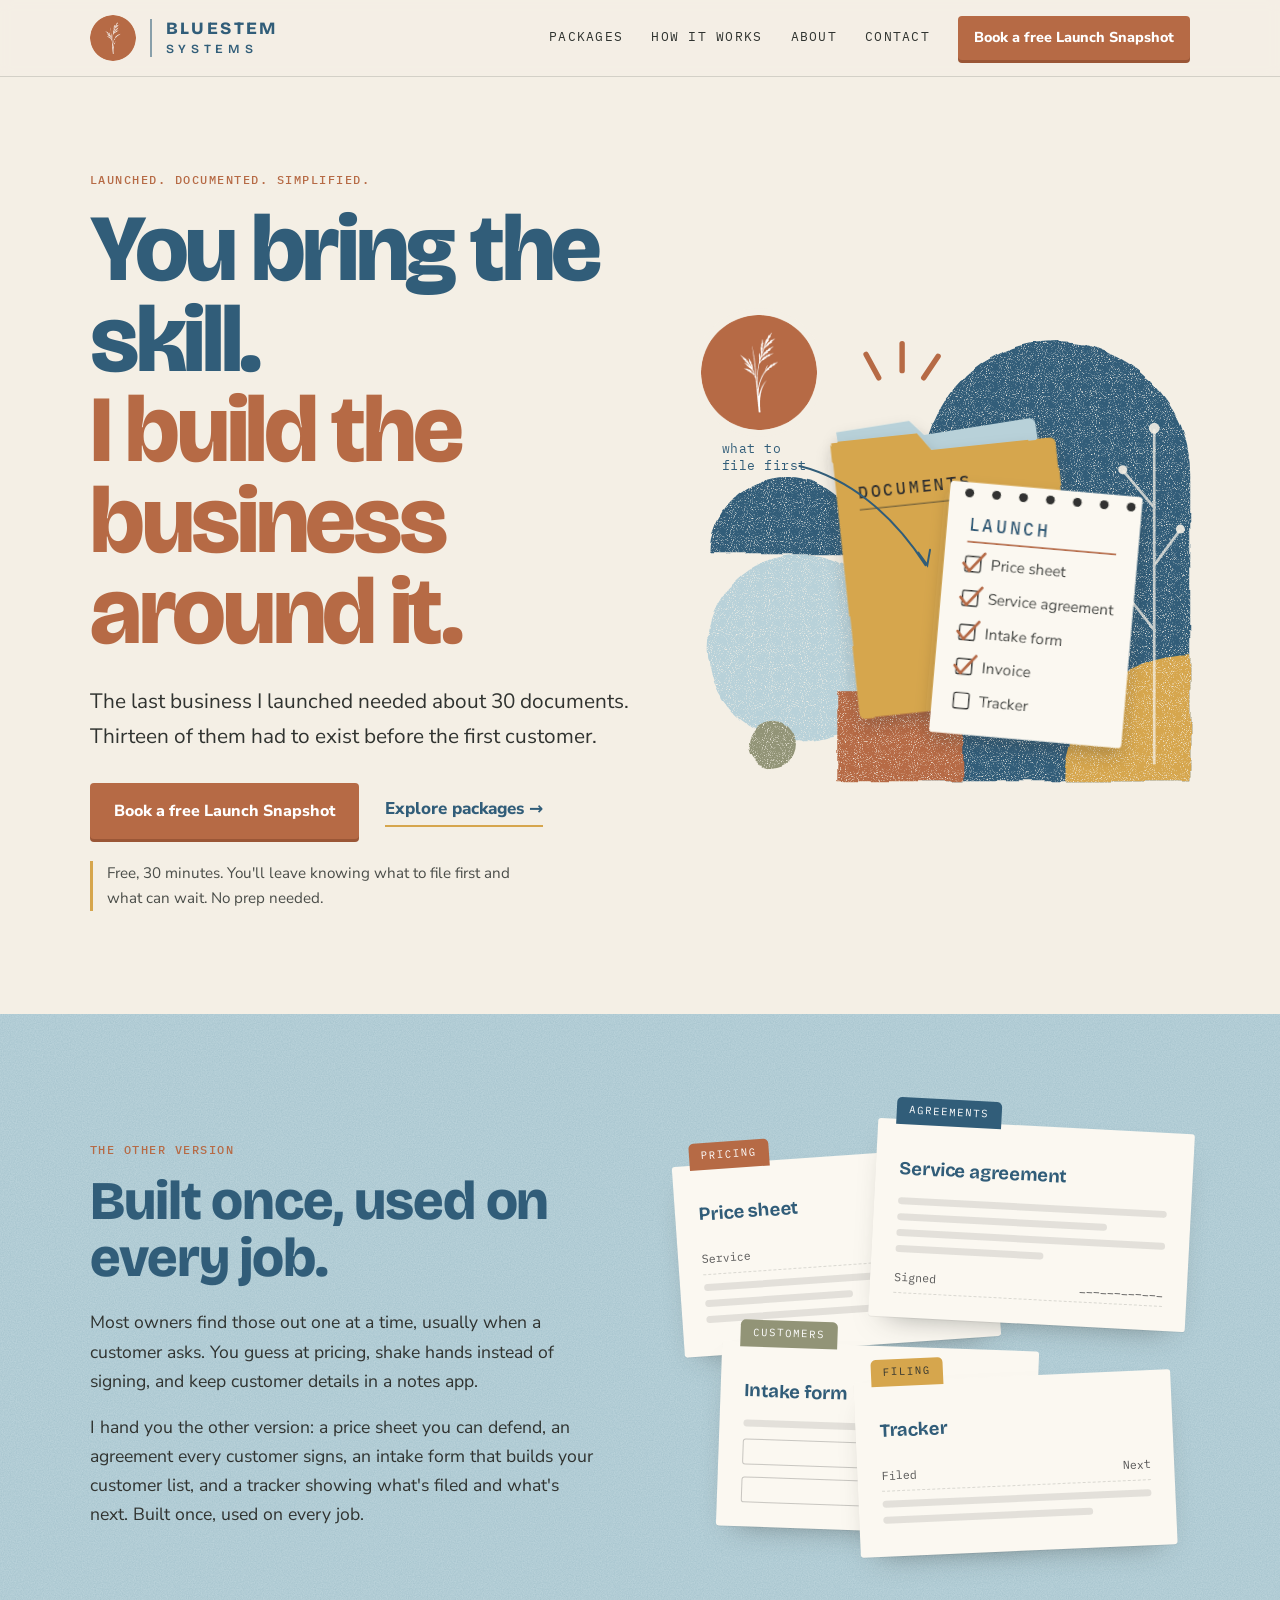
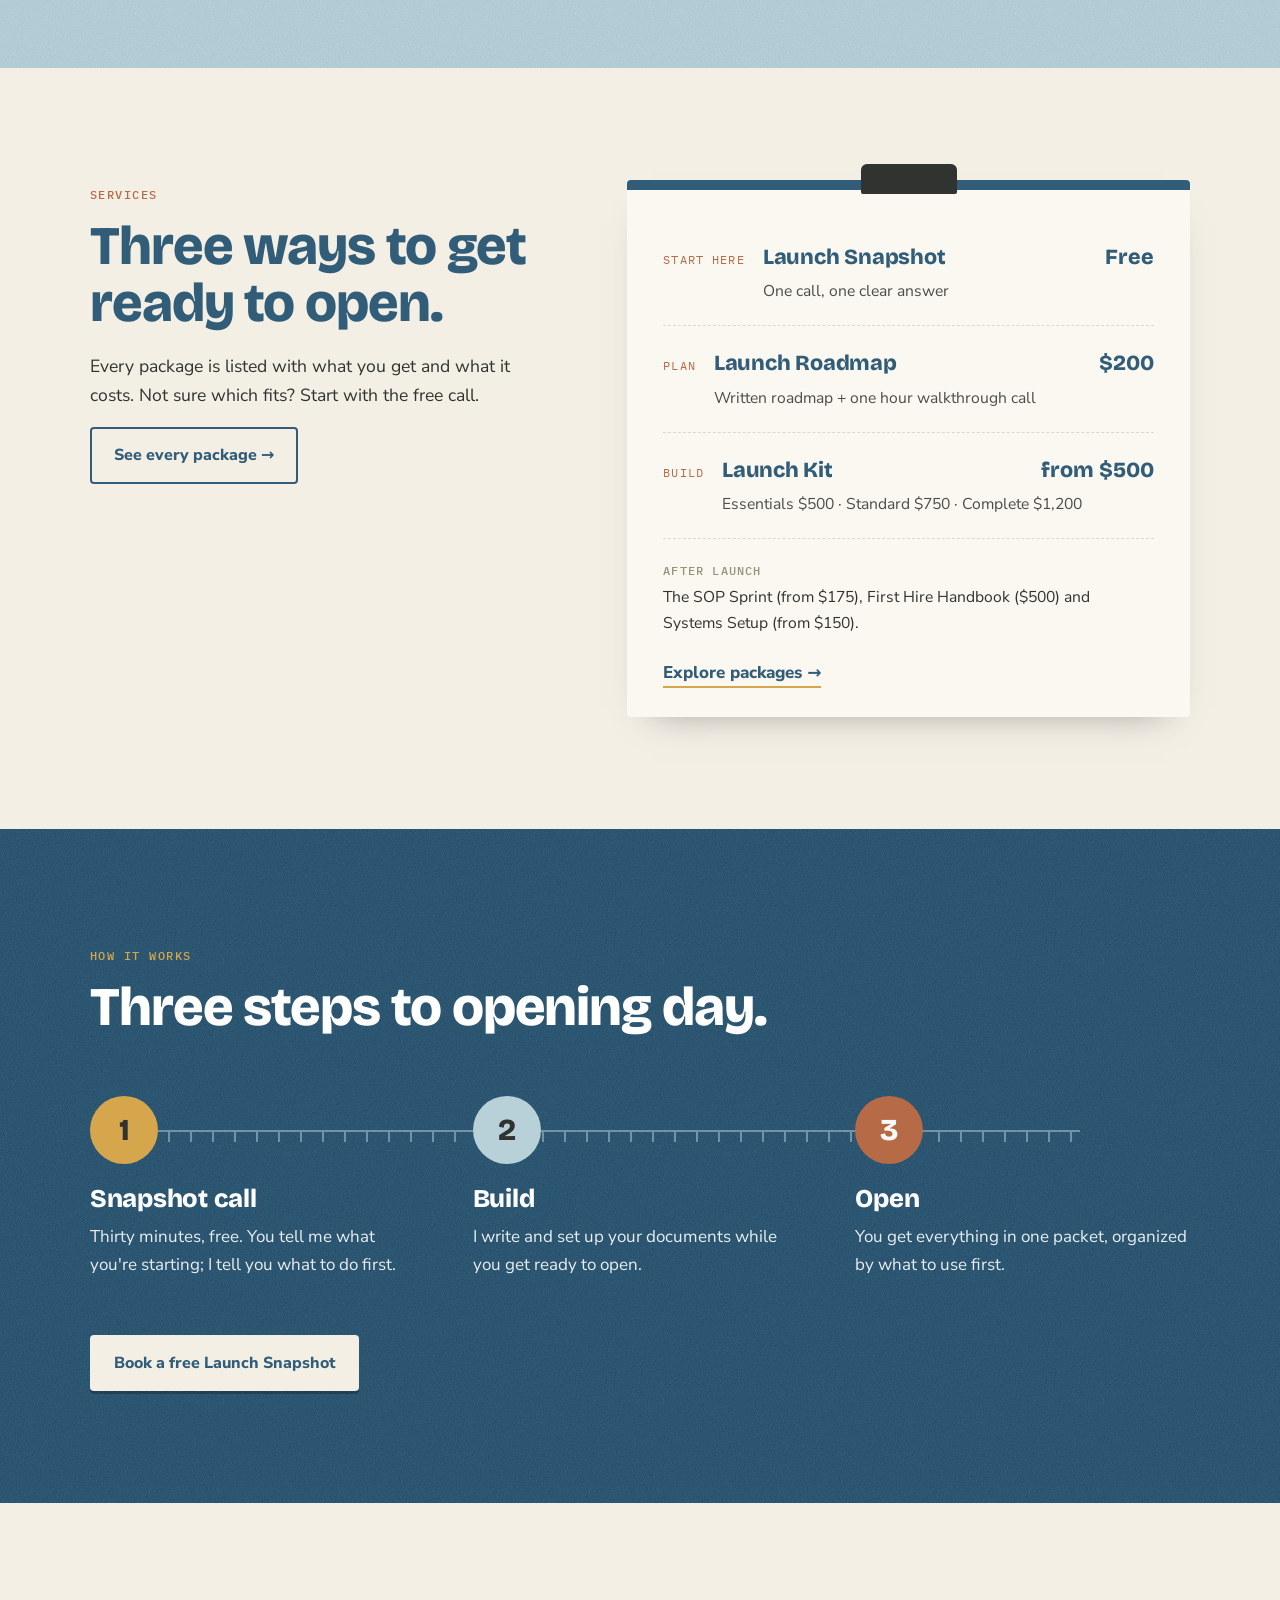
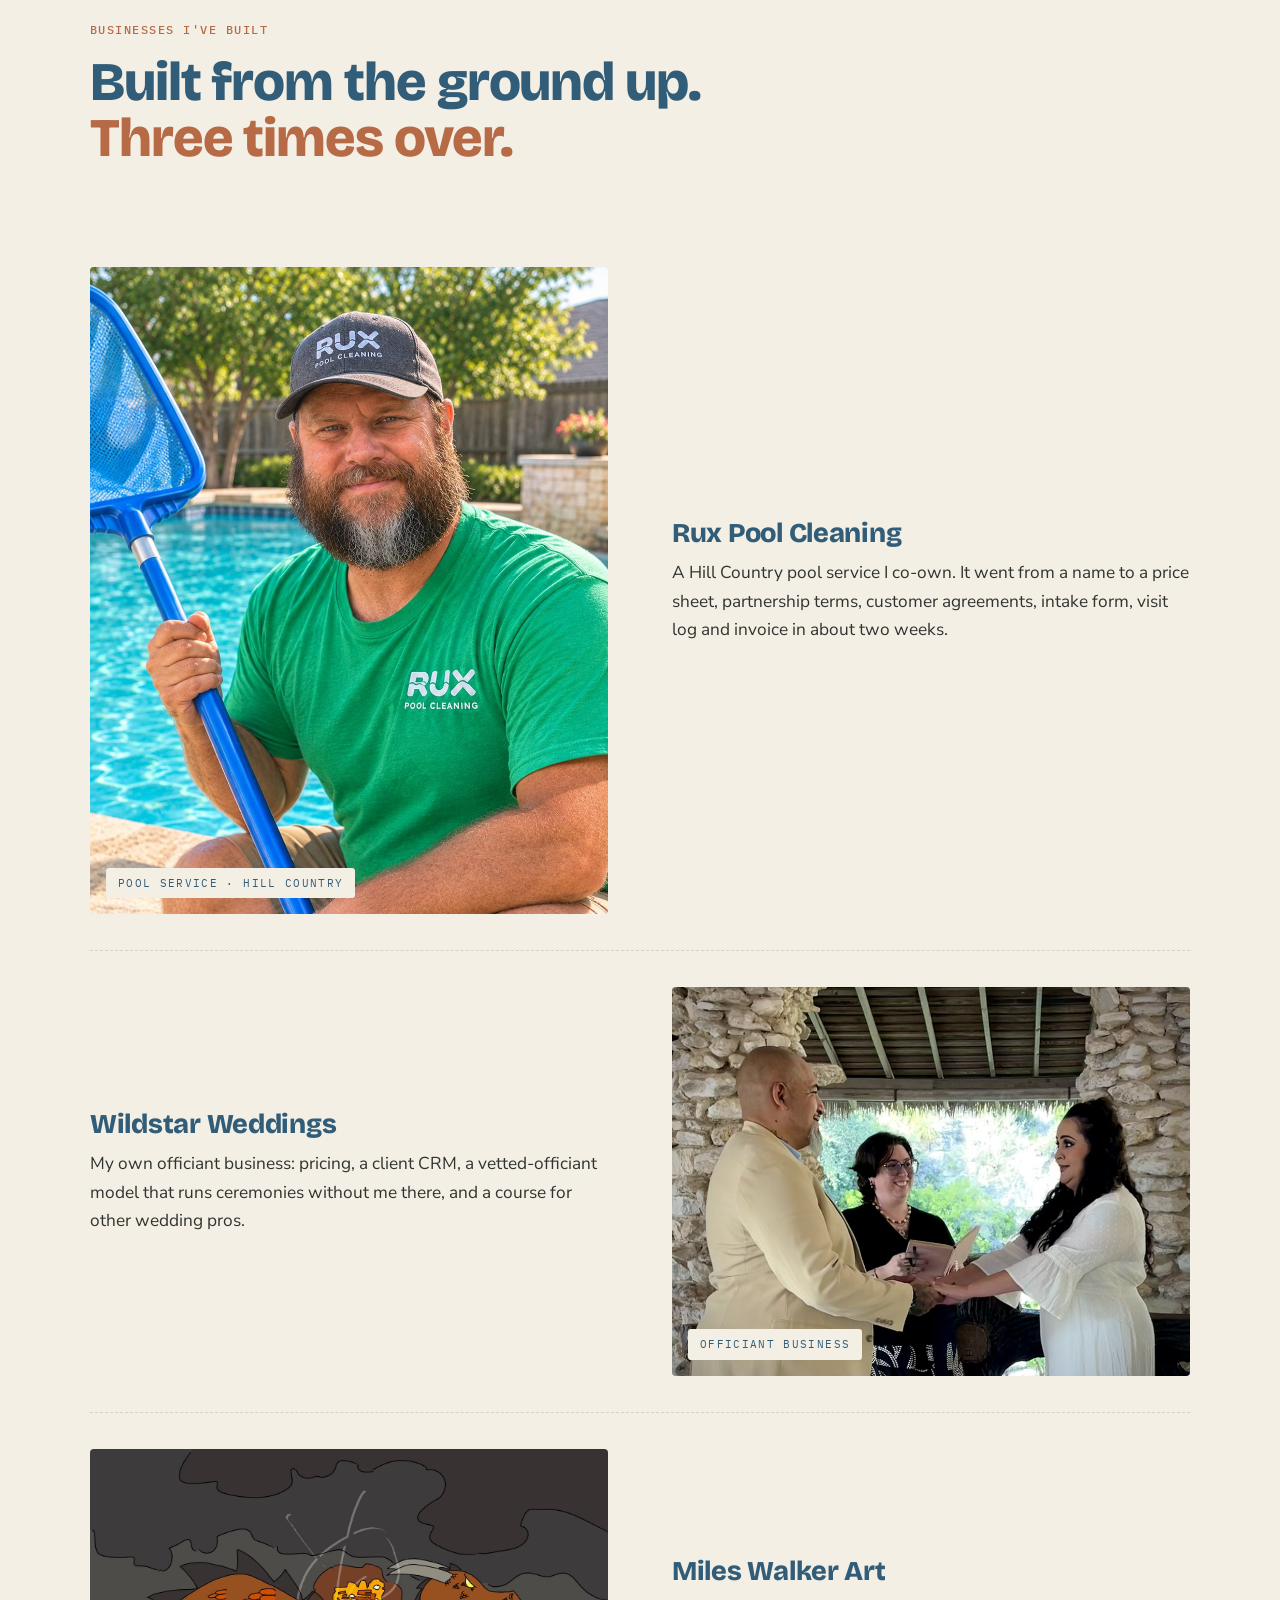
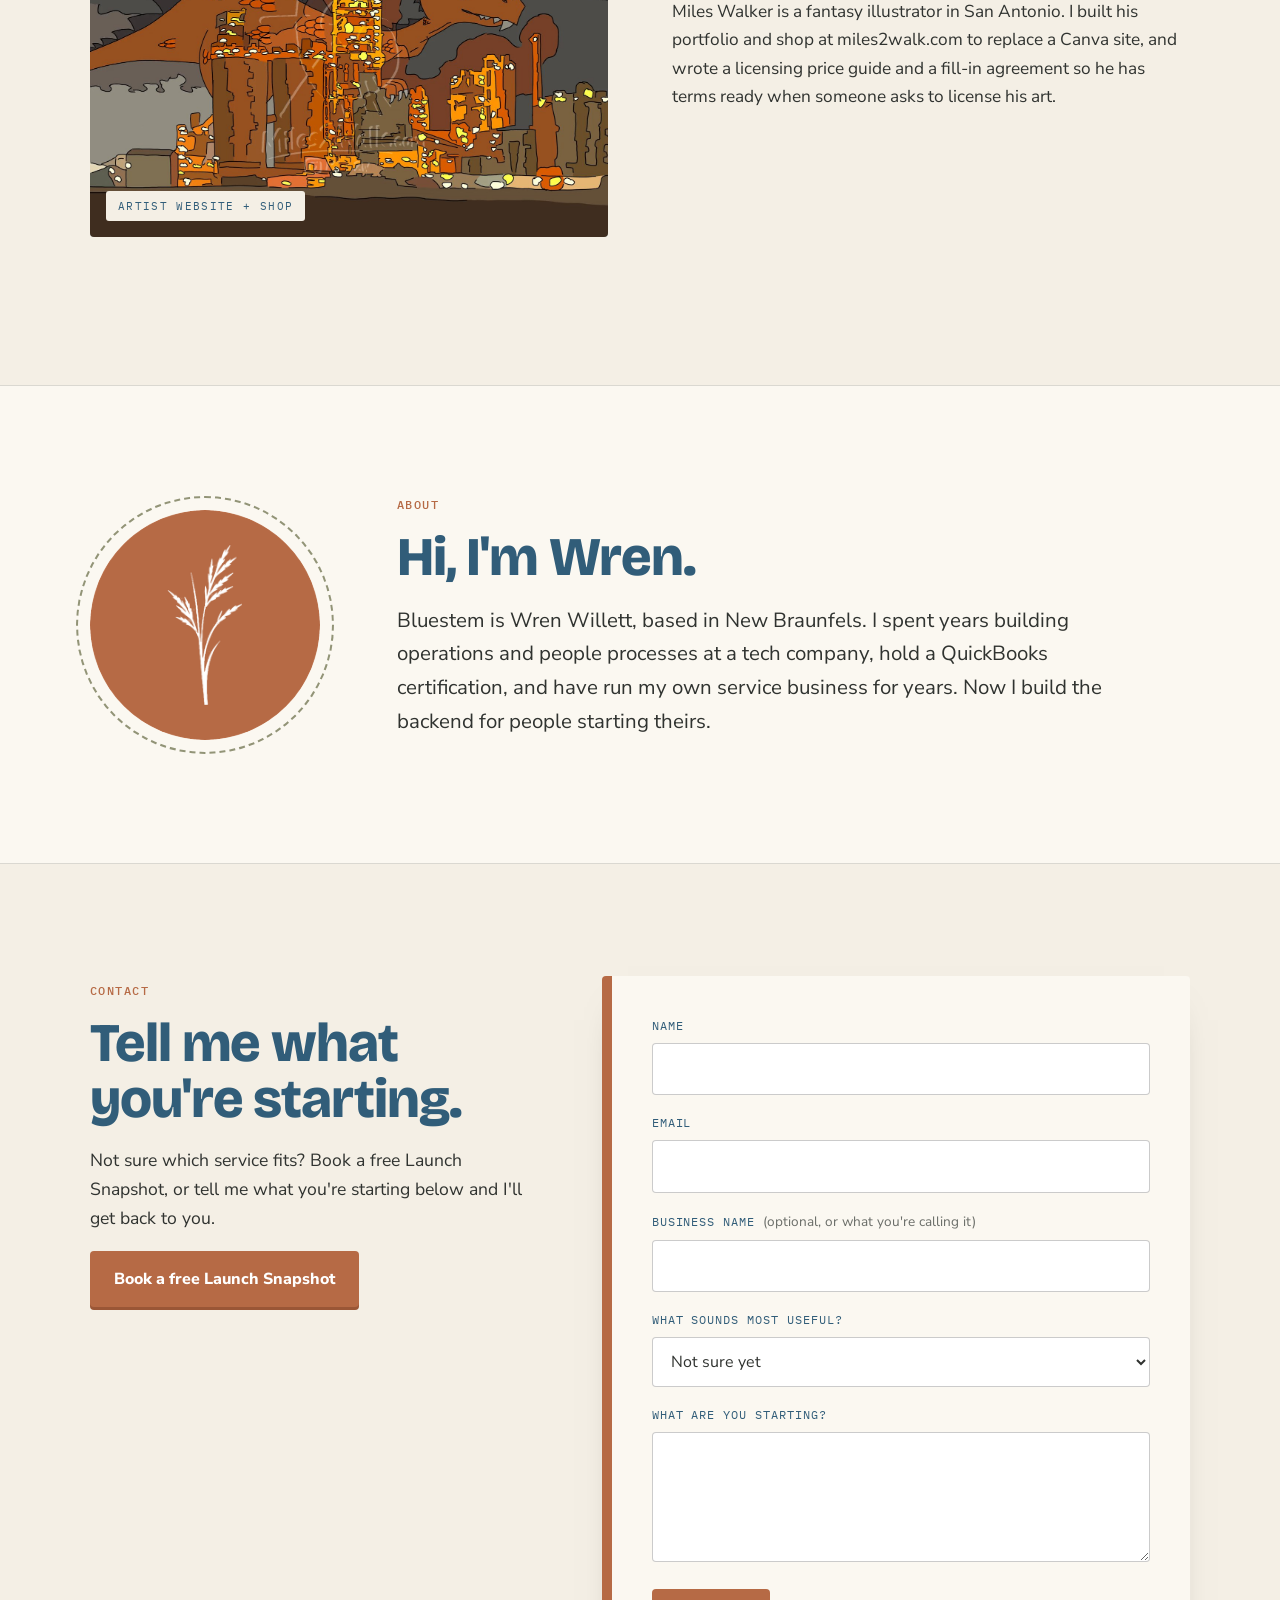
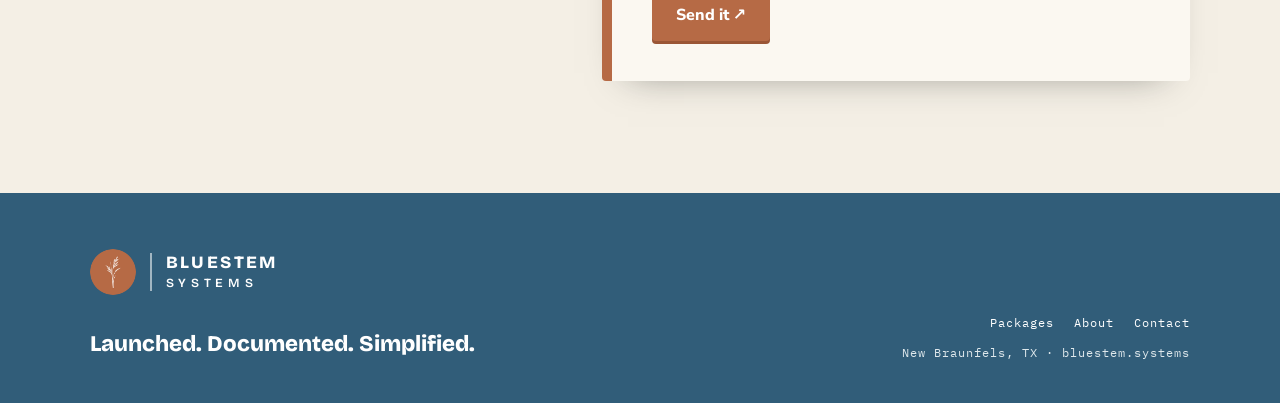
<file: index.html>
<!DOCTYPE html>
<html lang="en">
<head>
  <meta charset="UTF-8">
  <meta name="viewport" content="width=device-width, initial-scale=1.0">
  <title>Bluestem | Launch Your Small Business, Documented</title>
  <meta name="description" content="I build the documents and systems new small businesses need to open: pricing, agreements, intake forms, invoicing, a launch checklist. New Braunfels, TX.">
  <meta name="theme-color" content="#315D79">
  <meta property="og:title" content="Bluestem Systems | Launched. Documented. Simplified.">
  <meta property="og:description" content="You bring the skill. I build the business around it.">
  <meta property="og:image" content="https://bluestem.systems/assets/img/bluestem-emblem-512.png">
  <link rel="icon" type="image/svg+xml" href="assets/img/favicon.svg">
  <link rel="icon" type="image/png" sizes="32x32" href="assets/img/favicon-32.png">
  <link rel="icon" type="image/png" sizes="48x48" href="assets/img/favicon-48.png">
  <link rel="apple-touch-icon" href="assets/img/apple-touch-icon.png">
  <link rel="preconnect" href="https://fonts.googleapis.com">
  <link rel="preconnect" href="https://fonts.gstatic.com" crossorigin>
  <link href="https://fonts.googleapis.com/css2?family=Bricolage+Grotesque:opsz,wght@12..96,600;12..96,800&family=IBM+Plex+Mono:wght@400;500&family=Nunito+Sans:opsz,wght@6..12,400;6..12,700;6..12,800&display=swap" rel="stylesheet">
  <link rel="stylesheet" href="assets/css/style.css">
</head>
<body>

<header class="site-header">
  <div class="wrap">
    <a class="lockup" href="index.html" aria-label="Bluestem Systems, home">
      <img class="emblem" src="assets/img/bluestem-emblem-160.png" alt="" width="46" height="46">
      <span class="rule" aria-hidden="true"></span>
      <span class="wordmark">BLUESTEM<span>SYSTEMS</span></span>
    </a>
    <nav class="nav" aria-label="Main">
      <a href="packages.html">Packages</a>
      <a href="#how">How it works</a>
      <a href="#about">About</a>
      <a href="#contact">Contact</a>
      <a class="btn small" href="https://calendar.app.google/LVep9i5S7BUQXkRG9" target="_blank" rel="noopener">Book a free Launch Snapshot</a>
    </nav>
  </div>
  <nav class="mobile-nav" aria-label="Main, small screens">
    <a href="packages.html">Packages</a>
    <a href="#how">How it works</a>
    <a href="#about">About</a>
    <a href="#contact">Contact</a>
  </nav>
</header>

<main>

<!-- HERO -->
<section class="hero">
  <div class="wrap">
    <div>
      <p class="label">Launched. Documented. Simplified.</p>
      <h1>You bring the skill. <span class="warm">I build the business around it.</span></h1>
      <p class="lede">The last business I launched needed about 30 documents. Thirteen of them had to exist before the first customer.</p>
      <div class="actions">
        <a class="btn" href="https://calendar.app.google/LVep9i5S7BUQXkRG9" target="_blank" rel="noopener">Book a free Launch Snapshot</a>
        <a class="text-link" href="packages.html">Explore packages &rarr;</a>
      </div>
      <p class="note">Free, 30 minutes. You'll leave knowing what to file first and what can wait. No prep needed.</p>
    </div>

    <div class="hero-art" aria-hidden="true">
      <svg viewBox="0 0 560 540" xmlns="http://www.w3.org/2000/svg" role="presentation">
        <defs>
          <filter id="ink" x="-5%" y="-5%" width="110%" height="110%">
            <feTurbulence type="fractalNoise" baseFrequency="0.03" numOctaves="2" seed="4" result="warp"/>
            <feDisplacementMap in="SourceGraphic" in2="warp" scale="7" xChannelSelector="R" yChannelSelector="G" result="rough"/>
            <feTurbulence type="fractalNoise" baseFrequency="0.95" numOctaves="2" seed="9" result="fine"/>
            <feColorMatrix in="fine" type="matrix" values="0 0 0 0 0  0 0 0 0 0  0 0 0 0 0  0 0 0 -3.2 2.75" result="speck"/>
            <feComposite in="rough" in2="speck" operator="in"/>
          </filter>
          <filter id="paper" x="-5%" y="-5%" width="110%" height="110%">
            <feTurbulence type="fractalNoise" baseFrequency="0.02" numOctaves="2" seed="2" result="w"/>
            <feDisplacementMap in="SourceGraphic" in2="w" scale="3" xChannelSelector="R" yChannelSelector="G"/>
          </filter>
          <filter id="drop" x="-10%" y="-10%" width="130%" height="130%">
            <feDropShadow dx="0" dy="10" stdDeviation="9" flood-color="#303330" flood-opacity=".22"/>
          </filter>
        </defs>

        <!-- printed shapes -->
        <g filter="url(#ink)">
          <path d="M262 540 V200 A149 149 0 0 1 560 200 V540 Z" fill="#315D79"/>
          <circle cx="128" cy="392" r="104" fill="#B8D1D9"/>
          <path d="M26 288 A86 86 0 0 1 198 288 Z" fill="#315D79"/>
          <rect x="168" y="440" width="140" height="100" fill="#B66A45"/>
          <path d="M560 540 H420 A140 140 0 0 1 560 400 Z" fill="#D6A64D"/>
          <circle cx="96" cy="500" r="26" fill="#929477"/>
        </g>

        <!-- branching structure line on the blue field -->
        <g fill="none" stroke="#F4EFE5" stroke-width="3" stroke-linecap="round" opacity=".75">
          <path d="M520 520 V150"/>
          <path d="M520 236 L486 196"/>
          <path d="M520 300 L548 262"/>
          <path d="M520 372 L490 334"/>
        </g>
        <g fill="#F4EFE5" opacity=".9">
          <circle cx="520" cy="148" r="6"/><circle cx="485" cy="194" r="5"/><circle cx="549" cy="260" r="5"/><circle cx="489" cy="332" r="5"/>
        </g>

        <!-- burst -->
        <g stroke="#B66A45" stroke-width="6" stroke-linecap="round">
          <path d="M214 92 L200 66"/><path d="M240 84 L240 54"/><path d="M264 92 L280 68"/>
        </g>

        <!-- back folder -->
        <g transform="rotate(-9 310 290)" filter="url(#drop)">
          <path d="M190 132 h82 l14 18 h118 a6 6 0 0 1 6 6 v270 a6 6 0 0 1 -6 6 h-208 a6 6 0 0 1 -6 -6 z" fill="#B8D1D9"/>
        </g>
        <!-- front folder -->
        <g transform="rotate(-6 300 300)" filter="url(#drop)">
          <path d="M176 150 h96 l14 20 h132 a6 6 0 0 1 6 6 v276 a6 6 0 0 1 -6 6 h-236 a6 6 0 0 1 -6 -6 z" fill="#D6A64D" filter="url(#paper)"/>
          <text x="200" y="215" font-family="IBM Plex Mono, monospace" font-size="19" font-weight="500" letter-spacing="3" fill="#303330">DOCUMENTS</text>
          <line x1="200" y1="228" x2="330" y2="228" stroke="#303330" stroke-width="1.5" opacity=".5"/>
        </g>

        <!-- launch checklist notebook -->
        <g transform="rotate(5 380 350)" filter="url(#drop)">
          <rect x="282" y="214" width="214" height="280" rx="4" fill="#FBF8F1"/>
          <g fill="#303330">
            <circle cx="304" cy="226" r="5"/><circle cx="334" cy="226" r="5"/><circle cx="364" cy="226" r="5"/><circle cx="394" cy="226" r="5"/><circle cx="424" cy="226" r="5"/><circle cx="454" cy="226" r="5"/><circle cx="484" cy="226" r="5"/>
          </g>
          <text x="306" y="268" font-family="IBM Plex Mono, monospace" font-size="20" font-weight="500" letter-spacing="3" fill="#315D79">LAUNCH</text>
          <line x1="306" y1="280" x2="472" y2="280" stroke="#B66A45" stroke-width="2"/>
          <g font-family="Nunito Sans, sans-serif" font-size="17" fill="#303330">
            <rect x="306" y="296" width="17" height="17" rx="2" fill="none" stroke="#303330" stroke-width="1.6"/>
            <text x="334" y="310">Price sheet</text>
            <rect x="306" y="334" width="17" height="17" rx="2" fill="none" stroke="#303330" stroke-width="1.6"/>
            <text x="334" y="348">Service agreement</text>
            <rect x="306" y="372" width="17" height="17" rx="2" fill="none" stroke="#303330" stroke-width="1.6"/>
            <text x="334" y="386">Intake form</text>
            <rect x="306" y="410" width="17" height="17" rx="2" fill="none" stroke="#303330" stroke-width="1.6"/>
            <text x="334" y="424">Invoice</text>
            <rect x="306" y="448" width="17" height="17" rx="2" fill="none" stroke="#303330" stroke-width="1.6"/>
            <text x="334" y="462">Tracker</text>
          </g>
          <g fill="none" stroke="#B66A45" stroke-width="3.2" stroke-linecap="round" stroke-linejoin="round">
            <path d="M304 304 l7 8 l16 -20"/>
            <path d="M304 342 l7 8 l16 -20"/>
            <path d="M304 380 l7 8 l16 -20"/>
            <path d="M304 418 l7 8 l16 -20"/>
          </g>
        </g>

        <!-- hand-drawn annotation -->
        <g fill="none" stroke="#315D79" stroke-width="2.2" stroke-linecap="round">
          <path d="M126 190 C 182 204, 230 244, 266 300"/>
          <path d="M258 286 L268 300 L271 283"/>
        </g>
        <text font-family="IBM Plex Mono, monospace" font-size="14" fill="#315D79" letter-spacing=".5"><tspan x="40" y="176">what to</tspan><tspan x="40" y="194">file first</tspan></text>
      </svg>
      <img class="anchor" src="assets/img/bluestem-emblem-512.png" alt="">
    </div>
  </div>
</section>

<!-- THE WORK -->
<section class="the-work">
  <div class="wrap">
    <div>
      <p class="label">The other version</p>
      <h2>Built once, used on every job.</h2>
      <p>Most owners find those out one at a time, usually when a customer asks. You guess at pricing, shake hands instead of signing, and keep customer details in a notes app.</p>
      <p>I hand you the other version: a price sheet you can defend, an agreement every customer signs, an intake form that builds your customer list, and a tracker showing what's filed and what's next. Built once, used on every job.</p>
    </div>
    <div class="sheets" aria-hidden="true">
      <div class="sheet s1" data-tab="Pricing">
        <h4>Price sheet</h4>
        <div class="row"><span>Service</span><span>Price</span></div>
        <div class="ln m"></div><div class="ln s"></div><div class="ln m"></div>
      </div>
      <div class="sheet s2" data-tab="Agreements">
        <h4>Service agreement</h4>
        <div class="ln"></div><div class="ln m"></div><div class="ln"></div><div class="ln s"></div>
        <div class="row"><span>Signed</span><span>____________</span></div>
      </div>
      <div class="sheet s3" data-tab="Customers">
        <h4>Intake form</h4>
        <div class="ln s"></div>
        <div class="boxes"><i></i><i></i></div>
        <div class="boxes"><i></i></div>
      </div>
      <div class="sheet s4" data-tab="Filing">
        <h4>Tracker</h4>
        <div class="row"><span>Filed</span><span>Next</span></div>
        <div class="ln"></div><div class="ln m"></div>
      </div>
    </div>
  </div>
</section>

<!-- SERVICES TEASER -->
<section class="teaser" id="services">
  <div class="wrap">
    <div class="intro">
      <p class="label">Services</p>
      <h2>Three ways to get ready to open.</h2>
      <p>Every package is listed with what you get and what it costs. Not sure which fits? Start with the free call.</p>
      <a class="btn ghost" href="packages.html">See every package &rarr;</a>
    </div>
    <div class="price-sheet">
      <span class="clip" aria-hidden="true"></span>
      <div class="price-row">
        <span class="step">Start here</span>
        <h3>Launch Snapshot</h3>
        <span class="amt">Free</span>
        <p>One call, one clear answer</p>
      </div>
      <div class="price-row">
        <span class="step">Plan</span>
        <h3>Launch Roadmap</h3>
        <span class="amt">$200</span>
        <p>Written roadmap + one hour walkthrough call</p>
      </div>
      <div class="price-row">
        <span class="step">Build</span>
        <h3>Launch Kit</h3>
        <span class="amt">from $500</span>
        <p>Essentials $500 &middot; Standard $750 &middot; Complete $1,200</p>
      </div>
      <p class="after"><strong>After launch</strong>The SOP Sprint (from $175), First Hire Handbook ($500) and Systems Setup (from $150).</p>
      <a class="text-link" href="packages.html">Explore packages &rarr;</a>
    </div>
  </div>
</section>

<!-- HOW IT WORKS -->
<section class="how" id="how">
  <div class="wrap">
    <p class="label on-dark">How it works</p>
    <h2>Three steps to opening day.</h2>
    <ol class="steps">
      <li>
        <span class="num">1</span>
        <h3>Snapshot call</h3>
        <p>Thirty minutes, free. You tell me what you're starting; I tell you what to do first.</p>
      </li>
      <li>
        <span class="num">2</span>
        <h3>Build</h3>
        <p>I write and set up your documents while you get ready to open.</p>
      </li>
      <li>
        <span class="num">3</span>
        <h3>Open</h3>
        <p>You get everything in one packet, organized by what to use first.</p>
      </li>
    </ol>
    <div class="after-steps">
      <a class="btn light" href="https://calendar.app.google/LVep9i5S7BUQXkRG9" target="_blank" rel="noopener">Book a free Launch Snapshot</a>
    </div>
  </div>
</section>

<!-- PROOF -->
<section class="proof" id="work">
  <div class="wrap">
    <header>
      <p class="label">Businesses I've built</p>
      <h2>Built from the ground up. <span class="warm">Three times over.</span></h2>
    </header>

    <article class="case">
      <div class="frame photo f-rux">
        <img src="assets/img/proof-rux.jpg" alt="Teddy Johnson, co-owner of Rux Pool Cleaning, poolside with a skimmer">
        <span class="chip">Pool service &middot; Hill Country</span>
      </div>
      <div>
        <h3>Rux Pool Cleaning</h3>
        <p>A Hill Country pool service I co-own. It went from a name to a price sheet, partnership terms, customer agreements, intake form, visit log and invoice in about two weeks.</p>
      </div>
    </article>

    <article class="case">
      <div class="frame photo f-wild">
        <img src="assets/img/proof-wildstar.jpg" alt="Wren officiating a wedding ceremony under a stone pavilion">
        <span class="chip">Officiant business</span>
      </div>
      <div>
        <h3>Wildstar Weddings</h3>
        <p>My own officiant business: pricing, a client CRM, a vetted-officiant model that runs ceremonies without me there, and a course for other wedding pros.</p>
      </div>
    </article>

    <article class="case">
      <div class="frame photo f-miles">
        <img src="assets/img/proof-miles.jpg" alt="Foundry Drake, an illustration by Miles Walker">
        <span class="chip">Artist website + shop</span>
      </div>
      <div>
        <h3>Miles Walker Art</h3>
        <p>Miles Walker is a fantasy illustrator in San Antonio. I built his portfolio and shop at miles2walk.com to replace a Canva site, and wrote a licensing price guide and a fill-in agreement so he has terms ready when someone asks to license his art.</p>
      </div>
    </article>
  </div>
</section>

<!-- ABOUT -->
<section class="about" id="about">
  <div class="wrap">
    <div class="stamp" aria-hidden="true">
      <span class="ring"></span>
      <img class="emblem" src="assets/img/bluestem-emblem-512.png" alt="">
    </div>
    <div>
      <p class="label">About</p>
      <h2>Hi, I'm Wren.</h2>
      <p>Bluestem is Wren Willett, based in New Braunfels. I spent years building operations and people processes at a tech company, hold a QuickBooks certification, and have run my own service business for years. Now I build the backend for people starting theirs.</p>
    </div>
  </div>
</section>

<!-- CONTACT -->
<section class="contact" id="contact">
  <div class="wrap">
    <div class="intro">
      <p class="label">Contact</p>
      <h2>Tell me what you're starting.</h2>
      <p>Not sure which service fits? Book a free Launch Snapshot, or tell me what you're starting below and I'll get back to you.</p>
      <a class="btn" href="https://calendar.app.google/LVep9i5S7BUQXkRG9" target="_blank" rel="noopener">Book a free Launch Snapshot</a>
    </div>

    <div class="form-card">
      <form id="contact-form" action="https://formspree.io/f/xvzdezeg" method="POST">
        <div class="form-row">
          <label for="name">Name</label>
          <input type="text" id="name" name="name" required autocomplete="name">
        </div>
        <div class="form-row">
          <label for="email">Email</label>
          <input type="email" id="email" name="email" required autocomplete="email">
        </div>
        <div class="form-row">
          <label for="business">Business name <small>(optional, or what you're calling it)</small></label>
          <input type="text" id="business" name="business">
        </div>
        <div class="form-row">
          <label for="service">What sounds most useful?</label>
          <select id="service" name="service">
            <option value="">Not sure yet</option>
            <option value="snapshot">Launch Snapshot (free)</option>
            <option value="roadmap">Launch Roadmap ($200)</option>
            <option value="kit">Launch Kit (from $500)</option>
            <option value="sop">The SOP Sprint (from $175)</option>
            <option value="handbook">First Hire Handbook ($500)</option>
            <option value="systems">Systems Setup (from $150)</option>
            <option value="other">Something else</option>
          </select>
        </div>
        <div class="form-row">
          <label for="message">What are you starting?</label>
          <textarea id="message" name="message"></textarea>
        </div>
        <button type="submit" id="submit-btn" class="btn">Send it &#8599;</button>
      </form>
      <p class="form-success" id="form-success" role="status">Got it. I'll be in touch soon.</p>
      <p class="form-error" id="form-error" role="alert">Something went wrong. Email me directly at <a href="mailto:contactbluestem@gmail.com">contactbluestem@gmail.com</a>.</p>
    </div>
  </div>
</section>

</main>

<footer class="site-footer">
  <div class="wrap">
    <div>
      <a class="lockup reverse" href="index.html" aria-label="Bluestem Systems, home">
        <img class="emblem" src="assets/img/bluestem-emblem-160.png" alt="" width="46" height="46">
        <span class="rule" aria-hidden="true"></span>
        <span class="wordmark">BLUESTEM<span>SYSTEMS</span></span>
      </a>
      <p class="tagline">Launched. Documented. Simplified.</p>
    </div>
    <div class="meta">
      <nav aria-label="Footer">
        <a href="packages.html">Packages</a>
        <a href="#about">About</a>
        <a href="#contact">Contact</a>
      </nav>
      New Braunfels, TX &middot; bluestem.systems
    </div>
  </div>
</footer>

<script>
  const form = document.getElementById('contact-form');
  const btn = document.getElementById('submit-btn');
  const success = document.getElementById('form-success');
  const error = document.getElementById('form-error');
  form.addEventListener('submit', async function (e) {
    e.preventDefault();
    btn.disabled = true;
    btn.textContent = 'Sending...';
    error.style.display = 'none';
    try {
      const res = await fetch(form.action, {
        method: 'POST',
        body: new FormData(form),
        headers: { 'Accept': 'application/json' }
      });
      if (res.ok) {
        form.reset();
        form.style.display = 'none';
        success.style.display = 'block';
      } else {
        throw new Error();
      }
    } catch {
      error.style.display = 'block';
      btn.disabled = false;
      btn.textContent = 'Send it ↗';
    }
  });
</script>
</body>
</html>
</file>
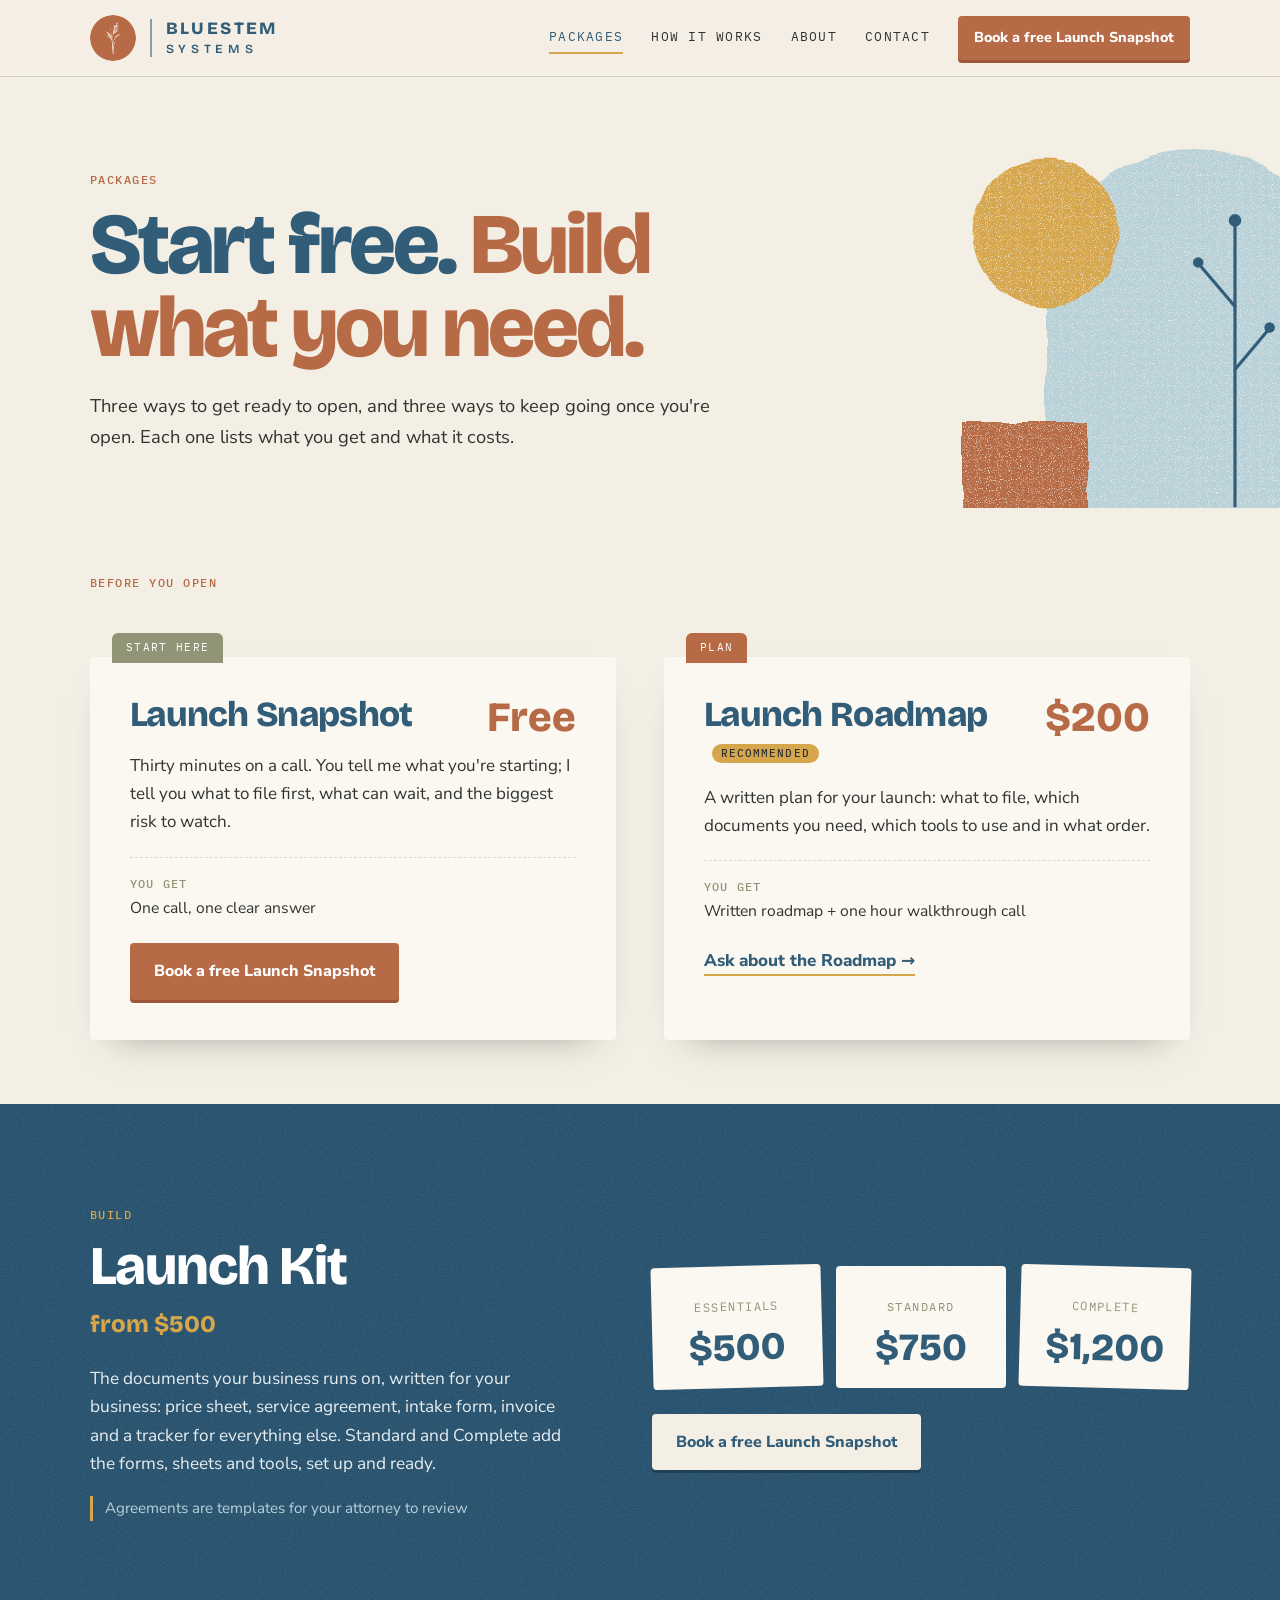
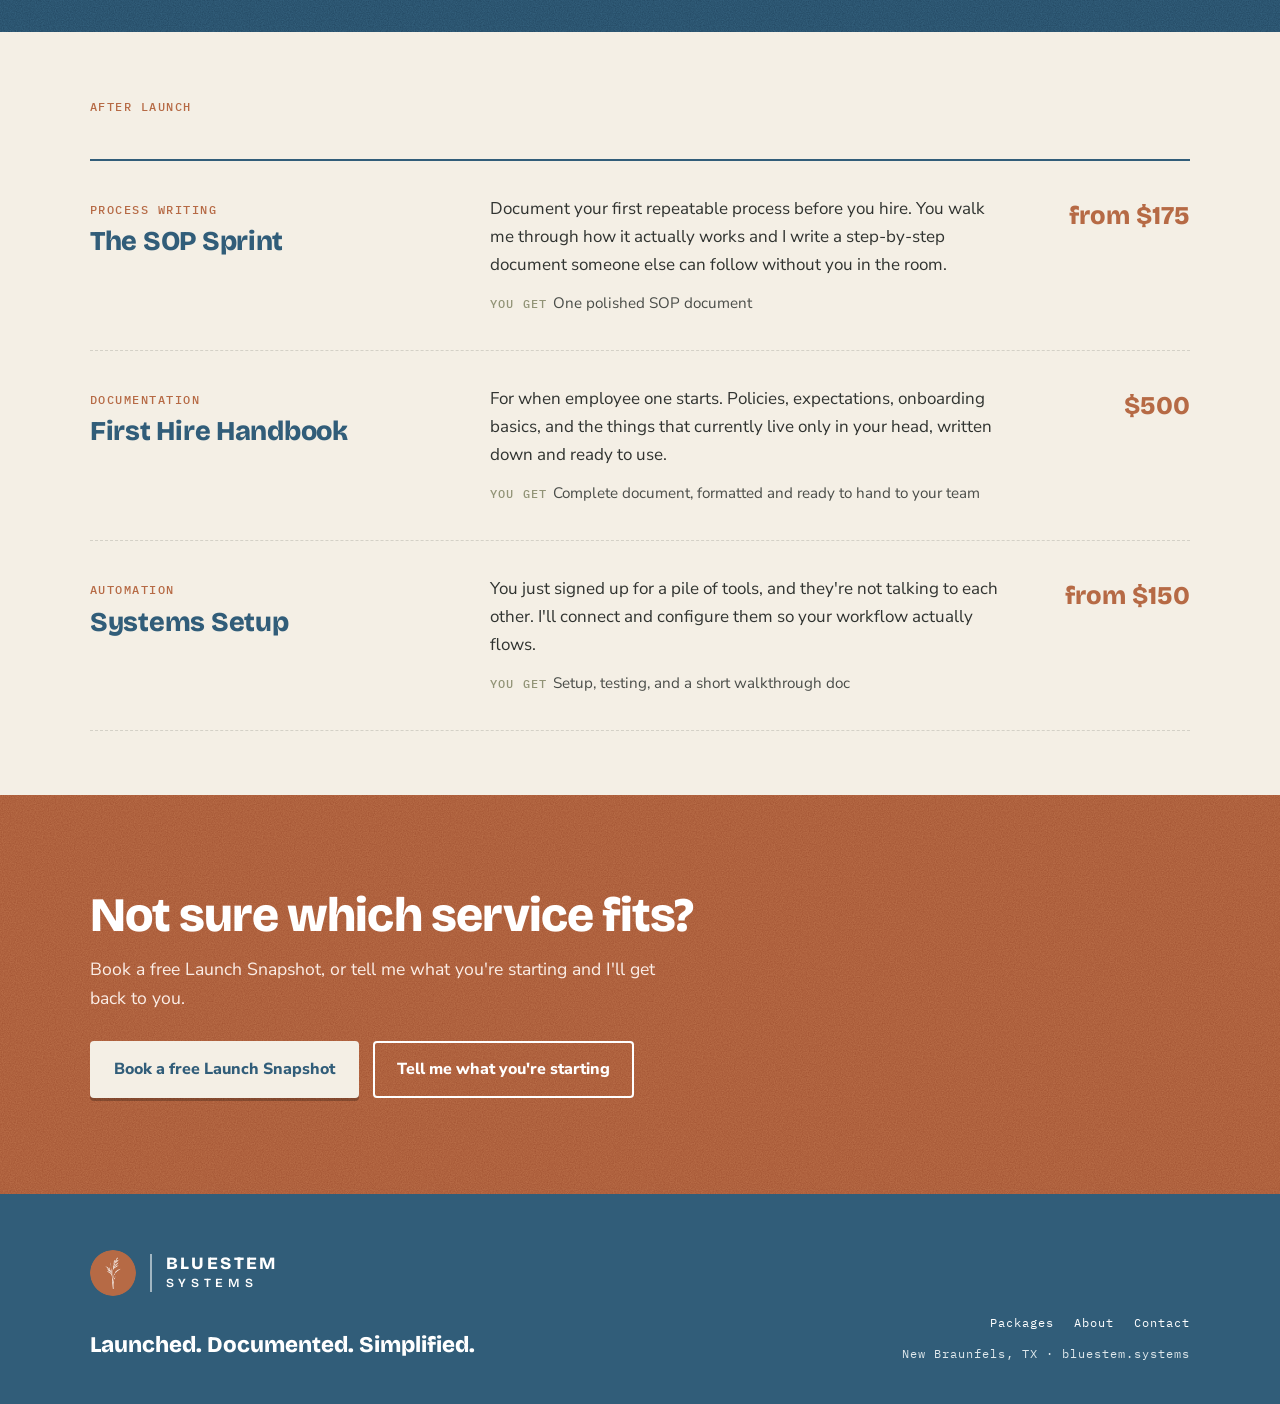
<file: packages.html>
<!DOCTYPE html>
<html lang="en">
<head>
  <meta charset="UTF-8">
  <meta name="viewport" content="width=device-width, initial-scale=1.0">
  <title>Packages | Bluestem Systems</title>
  <meta name="description" content="Launch Snapshot (free), Launch Roadmap ($200), Launch Kit (from $500), and after-launch help: The SOP Sprint, First Hire Handbook and Systems Setup. New Braunfels, TX.">
  <meta name="theme-color" content="#315D79">
  <meta property="og:title" content="Packages | Bluestem Systems">
  <meta property="og:image" content="https://bluestem.systems/assets/img/bluestem-emblem-512.png">
  <link rel="icon" type="image/svg+xml" href="assets/img/favicon.svg">
  <link rel="icon" type="image/png" sizes="32x32" href="assets/img/favicon-32.png">
  <link rel="icon" type="image/png" sizes="48x48" href="assets/img/favicon-48.png">
  <link rel="apple-touch-icon" href="assets/img/apple-touch-icon.png">
  <link rel="preconnect" href="https://fonts.googleapis.com">
  <link rel="preconnect" href="https://fonts.gstatic.com" crossorigin>
  <link href="https://fonts.googleapis.com/css2?family=Bricolage+Grotesque:opsz,wght@12..96,600;12..96,800&family=IBM+Plex+Mono:wght@400;500&family=Nunito+Sans:opsz,wght@6..12,400;6..12,700;6..12,800&display=swap" rel="stylesheet">
  <link rel="stylesheet" href="assets/css/style.css">
</head>
<body>

<header class="site-header">
  <div class="wrap">
    <a class="lockup" href="index.html" aria-label="Bluestem Systems, home">
      <img class="emblem" src="assets/img/bluestem-emblem-160.png" alt="" width="46" height="46">
      <span class="rule" aria-hidden="true"></span>
      <span class="wordmark">BLUESTEM<span>SYSTEMS</span></span>
    </a>
    <nav class="nav" aria-label="Main">
      <a href="packages.html" aria-current="page">Packages</a>
      <a href="index.html#how">How it works</a>
      <a href="index.html#about">About</a>
      <a href="index.html#contact">Contact</a>
      <a class="btn small" href="https://calendar.app.google/LVep9i5S7BUQXkRG9" target="_blank" rel="noopener">Book a free Launch Snapshot</a>
    </nav>
  </div>
  <nav class="mobile-nav" aria-label="Main, small screens">
    <a href="packages.html" aria-current="page">Packages</a>
    <a href="index.html#how">How it works</a>
    <a href="index.html#about">About</a>
    <a href="index.html#contact">Contact</a>
  </nav>
</header>

<main>

<section class="page-hero">
  <svg class="deco" viewBox="0 0 400 400" aria-hidden="true">
    <defs>
      <filter id="ink2" x="-5%" y="-5%" width="110%" height="110%">
        <feTurbulence type="fractalNoise" baseFrequency="0.03" numOctaves="2" seed="5" result="warp"/>
        <feDisplacementMap in="SourceGraphic" in2="warp" scale="7" xChannelSelector="R" yChannelSelector="G" result="rough"/>
        <feTurbulence type="fractalNoise" baseFrequency="0.95" numOctaves="2" seed="3" result="fine"/>
        <feColorMatrix in="fine" type="matrix" values="0 0 0 0 0  0 0 0 0 0  0 0 0 0 0  0 0 0 -3.2 2.75" result="speck"/>
        <feComposite in="rough" in2="speck" operator="in"/>
      </filter>
    </defs>
    <g filter="url(#ink2)">
      <path d="M120 400 V180 A140 140 0 0 1 400 180 V400 Z" fill="#B8D1D9"/>
      <circle cx="120" cy="120" r="70" fill="#D6A64D"/>
      <rect x="40" y="300" width="120" height="100" fill="#B66A45"/>
    </g>
    <g fill="none" stroke="#315D79" stroke-width="3" stroke-linecap="round">
      <path d="M300 380 V110"/><path d="M300 190 L266 150"/><path d="M300 250 L332 212"/>
    </g>
    <g fill="#315D79"><circle cx="300" cy="108" r="6"/><circle cx="265" cy="148" r="5"/><circle cx="333" cy="210" r="5"/></g>
  </svg>
  <div class="wrap">
    <p class="label">Packages</p>
    <h1>Start free. <span class="warm">Build what you need.</span></h1>
    <p>Three ways to get ready to open, and three ways to keep going once you're open. Each one lists what you get and what it costs.</p>
  </div>
</section>

<!-- BEFORE LAUNCH -->
<section class="phase">
  <div class="wrap">
    <div class="phase-head">
      <p class="label">Before you open</p>
    </div>
    <div class="doc-pair">
      <article class="doc">
        <span class="tab" style="--tabc: var(--sage)">Start here</span>
        <div class="top">
          <h2 style="font-size: clamp(1.7rem, 3vw, 2.2rem)">Launch Snapshot</h2>
          <span class="price">Free</span>
        </div>
        <p>Thirty minutes on a call. You tell me what you're starting; I tell you what to file first, what can wait, and the biggest risk to watch.</p>
        <p class="gets"><b>You get</b>One call, one clear answer</p>
        <div class="actions">
          <a class="btn" href="https://calendar.app.google/LVep9i5S7BUQXkRG9" target="_blank" rel="noopener">Book a free Launch Snapshot</a>
        </div>
      </article>
      <article class="doc">
        <span class="tab" style="--tabc: var(--russet)">Plan</span>
        <div class="top">
          <h2 style="font-size: clamp(1.7rem, 3vw, 2.2rem)">Launch Roadmap <span class="badge">Recommended</span></h2>
          <span class="price">$200</span>
        </div>
        <p>A written plan for your launch: what to file, which documents you need, which tools to use and in what order.</p>
        <p class="gets"><b>You get</b>Written roadmap + one hour walkthrough call</p>
        <div class="actions">
          <a class="text-link" href="index.html#contact">Ask about the Roadmap &rarr;</a>
        </div>
      </article>
    </div>
  </div>
</section>

<!-- LAUNCH KIT -->
<section class="kit" id="launch-kit">
  <div class="wrap">
    <div>
      <p class="label on-dark">Build</p>
      <h2>Launch Kit</h2>
      <p class="from">from $500</p>
      <p>The documents your business runs on, written for your business: price sheet, service agreement, intake form, invoice and a tracker for everything else. Standard and Complete add the forms, sheets and tools, set up and ready.</p>
      <p class="fine">Agreements are templates for your attorney to review</p>
    </div>
    <div>
      <div class="tiers">
        <div class="tier"><span class="dot" aria-hidden="true"></span><span class="name">Essentials</span><div class="amt">$500</div></div>
        <div class="tier"><span class="dot" aria-hidden="true"></span><span class="name">Standard</span><div class="amt">$750</div></div>
        <div class="tier"><span class="dot" aria-hidden="true"></span><span class="name">Complete</span><div class="amt">$1,200</div></div>
      </div>
      <div class="actions">
        <a class="btn light" href="https://calendar.app.google/LVep9i5S7BUQXkRG9" target="_blank" rel="noopener">Book a free Launch Snapshot</a>
      </div>
    </div>
  </div>
</section>

<!-- AFTER LAUNCH -->
<section class="phase">
  <div class="wrap">
    <div class="phase-head">
      <p class="label">After launch</p>
    </div>
    <div class="after-list">
      <article class="after-item">
        <div>
          <p class="label">Process writing</p>
          <h3>The SOP Sprint</h3>
        </div>
        <div>
          <p>Document your first repeatable process before you hire. You walk me through how it actually works and I write a step-by-step document someone else can follow without you in the room.</p>
          <p class="gets"><b>You get</b>One polished SOP document</p>
        </div>
        <div class="price">from $175</div>
      </article>
      <article class="after-item">
        <div>
          <p class="label">Documentation</p>
          <h3>First Hire Handbook</h3>
        </div>
        <div>
          <p>For when employee one starts. Policies, expectations, onboarding basics, and the things that currently live only in your head, written down and ready to use.</p>
          <p class="gets"><b>You get</b>Complete document, formatted and ready to hand to your team</p>
        </div>
        <div class="price">$500</div>
      </article>
      <article class="after-item">
        <div>
          <p class="label">Automation</p>
          <h3>Systems Setup</h3>
        </div>
        <div>
          <p>You just signed up for a pile of tools, and they're not talking to each other. I'll connect and configure them so your workflow actually flows.</p>
          <p class="gets"><b>You get</b>Setup, testing, and a short walkthrough doc</p>
        </div>
        <div class="price">from $150</div>
      </article>
    </div>
  </div>
</section>

<!-- CTA -->
<section class="cta-band">
  <div class="wrap">
    <div>
      <h2>Not sure which service fits?</h2>
      <p>Book a free Launch Snapshot, or tell me what you're starting and I'll get back to you.</p>
    </div>
    <div class="actions">
      <a class="btn light" href="https://calendar.app.google/LVep9i5S7BUQXkRG9" target="_blank" rel="noopener">Book a free Launch Snapshot</a>
      <a class="btn ghost" href="index.html#contact">Tell me what you're starting</a>
    </div>
  </div>
</section>

</main>

<footer class="site-footer">
  <div class="wrap">
    <div>
      <a class="lockup reverse" href="index.html" aria-label="Bluestem Systems, home">
        <img class="emblem" src="assets/img/bluestem-emblem-160.png" alt="" width="46" height="46">
        <span class="rule" aria-hidden="true"></span>
        <span class="wordmark">BLUESTEM<span>SYSTEMS</span></span>
      </a>
      <p class="tagline">Launched. Documented. Simplified.</p>
    </div>
    <div class="meta">
      <nav aria-label="Footer">
        <a href="packages.html">Packages</a>
        <a href="index.html#about">About</a>
        <a href="index.html#contact">Contact</a>
      </nav>
      New Braunfels, TX &middot; bluestem.systems
    </div>
  </div>
</footer>

</body>
</html>
</file>
<file: assets/css/style.css>
/* Bluestem Systems: Prairie Workshop */
:root {
  --blue: #315D79;
  --sky: #B8D1D9;
  --russet: #B66A45;
  --russet-dark: #9A5636;
  --ochre: #D6A64D;
  --sage: #929477;
  --cream: #F4EFE5;
  --paper: #FBF8F1;
  --charcoal: #303330;
  --line: rgba(48, 51, 48, 0.16);
  --display: "Bricolage Grotesque", "Archivo Black", system-ui, sans-serif;
  --body: "Nunito Sans", system-ui, -apple-system, "Segoe UI", sans-serif;
  --mono: "IBM Plex Mono", ui-monospace, Menlo, monospace;
  --wrap: 1180px;
  --gutter: clamp(16px, 4vw, 40px);
  --grain: url("data:image/svg+xml;utf8,<svg xmlns='http://www.w3.org/2000/svg' width='220' height='220'><filter id='n'><feTurbulence type='fractalNoise' baseFrequency='.85' numOctaves='2' stitchTiles='stitch'/><feColorMatrix values='0 0 0 0 0  0 0 0 0 0  0 0 0 0 0  0 0 0 .5 -.12'/></filter><rect width='100%' height='100%' filter='url(%23n)'/></svg>");
}

*, *::before, *::after { box-sizing: border-box; }
html { scroll-behavior: smooth; -webkit-text-size-adjust: 100%; }
body {
  margin: 0;
  background: var(--cream);
  color: var(--charcoal);
  font-family: var(--body);
  font-size: 1.0625rem;
  line-height: 1.65;
  overflow-x: hidden;
}
img { max-width: 100%; display: block; }
a { color: var(--blue); }
a:hover { color: var(--russet); }
:focus-visible { outline: 3px solid var(--ochre); outline-offset: 3px; }

.wrap { width: 100%; max-width: var(--wrap); margin: 0 auto; padding: 0 var(--gutter); }

h1, h2, h3 { font-family: var(--display); color: var(--blue); line-height: 1.04; letter-spacing: -0.02em; margin: 0; font-weight: 800; }
h2 { font-size: clamp(2rem, 4.6vw, 3.4rem); }
h3 { font-size: clamp(1.35rem, 2.2vw, 1.7rem); letter-spacing: -0.01em; }
p { margin: 0 0 1em; }

.label {
  font-family: var(--mono);
  font-size: 0.78rem;
  letter-spacing: 0.12em;
  text-transform: uppercase;
  color: var(--russet);
  font-weight: 500;
  margin: 0 0 14px;
  display: inline-block;
}
.label.on-dark { color: var(--ochre); }

/* ---------- Buttons ---------- */
.btn {
  display: inline-flex; align-items: center; gap: 10px;
  font-family: var(--body); font-weight: 800; font-size: 1rem;
  text-decoration: none; border: 0; cursor: pointer;
  padding: 15px 24px; border-radius: 4px;
  background: var(--russet); color: #fff;
  box-shadow: 0 3px 0 var(--russet-dark);
  transition: transform .15s ease, box-shadow .15s ease, background .15s ease;
}
.btn:hover { color: #fff; background: var(--russet-dark); transform: translateY(1px); box-shadow: 0 2px 0 #7f452a; }
.btn.small { padding: 10px 16px; font-size: .9rem; }
.btn.ghost { background: transparent; color: var(--blue); box-shadow: inset 0 0 0 2px var(--blue); }
.btn.ghost:hover { background: var(--blue); color: #fff; }
.btn.light { background: var(--cream); color: var(--blue); box-shadow: 0 3px 0 rgba(0,0,0,.25); }
.btn.light:hover { background: #fff; color: var(--blue); }
.text-link {
  font-weight: 800; color: var(--blue); text-decoration: none;
  border-bottom: 2px solid var(--ochre); padding-bottom: 2px;
}
.text-link:hover { color: var(--russet); border-color: var(--russet); }

/* ---------- Logo lockup ---------- */
.lockup { display: inline-flex; align-items: center; gap: 14px; text-decoration: none; }
.emblem { flex: none; width: 46px; height: 46px; border-radius: 50%; display: block; }
.lockup .rule { width: 1.5px; align-self: stretch; background: var(--blue); opacity: .55; margin: 4px 0; }
.wordmark {
  font-family: var(--display); font-weight: 800; color: var(--blue);
  line-height: .95; letter-spacing: .14em; font-size: 1.08rem;
}
.wordmark span { display: block; font-weight: 600; letter-spacing: .38em; font-size: .72em; margin-top: 5px; }
.lockup.reverse .rule { background: #fff; }
.lockup.reverse .wordmark { color: #fff; }

/* ---------- Header ---------- */
.site-header { position: sticky; top: env(safe-area-inset-top, 0px); z-index: 20; background: rgba(244, 239, 229, .94); backdrop-filter: blur(6px); border-bottom: 1px solid var(--line); }
.site-header .wrap { display: flex; align-items: center; justify-content: space-between; gap: 20px; min-height: 76px; }
.nav { display: flex; align-items: center; gap: 28px; }
.nav a:not(.btn) {
  font-family: var(--mono); font-size: .8rem; letter-spacing: .1em; text-transform: uppercase;
  color: var(--charcoal); text-decoration: none; padding: 4px 0; border-bottom: 2px solid transparent;
}
.nav a:not(.btn):hover, .nav a[aria-current="page"] { color: var(--blue); border-color: var(--ochre); }

/* ---------- Hero ---------- */
.hero { padding: clamp(40px, 7vw, 88px) 0 clamp(56px, 8vw, 104px); position: relative; }
.hero .wrap { display: grid; grid-template-columns: 1.08fr 1fr; gap: clamp(24px, 4vw, 56px); align-items: center; }
.hero h1 { font-size: clamp(2.9rem, 7.4vw, 6rem); line-height: .96; letter-spacing: -0.035em; }
.hero h1 .warm { color: var(--russet); display: block; }
.hero .lede { font-size: clamp(1.12rem, 1.7vw, 1.3rem); max-width: 34em; margin: 26px 0 30px; }
.hero .actions { display: flex; flex-wrap: wrap; align-items: center; gap: 14px 26px; }
.hero .note {
  margin: 22px 0 0; font-size: .95rem; max-width: 30em; color: #4a4d49;
  padding-left: 14px; border-left: 3px solid var(--ochre);
}
.hero-art { position: relative; }
.hero-art svg { width: 100%; height: auto; display: block; overflow: visible; }
.hero-art .anchor {
  position: absolute; left: 3%; top: 4%; width: 23%; height: auto; aspect-ratio: 1 / 1;
  border-radius: 50%; box-shadow: 0 0 0 7px var(--cream);
}

/* ---------- Paper sheets (the work) ---------- */
.the-work { background: var(--sky); background-image: var(--grain); background-blend-mode: soft-light; padding: clamp(64px, 9vw, 112px) 0; position: relative; }
.the-work .wrap { display: grid; grid-template-columns: 1fr 1fr; gap: clamp(32px, 6vw, 80px); align-items: center; }
.the-work h2 { margin-bottom: 22px; }
.the-work p { font-size: 1.1rem; max-width: 32em; }
.the-work .stat {
  font-family: var(--display); font-weight: 800; color: var(--russet);
  font-size: clamp(1.4rem, 2.6vw, 1.9rem); line-height: 1.15; margin: 0 0 22px; max-width: 18em;
}

.sheets { position: relative; min-height: 430px; }
.sheet {
  position: absolute; width: 62%; background: var(--paper); border-radius: 3px;
  padding: 34px 24px 24px; box-shadow: 0 1px 0 rgba(0,0,0,.05), 0 14px 30px -18px rgba(48,51,48,.5);
}
.sheet::before { /* folder tab */
  content: attr(data-tab); position: absolute; top: -22px; left: 18px;
  font-family: var(--mono); font-size: .66rem; letter-spacing: .1em; text-transform: uppercase;
  padding: 4px 12px 6px; border-radius: 5px 5px 0 0; background: var(--tab, var(--russet)); color: #fff;
}
.sheet h4 { margin: 0 0 14px; font-family: var(--display); color: var(--blue); font-size: 1.15rem; letter-spacing: -0.01em; }
.sheet .ln { height: 7px; border-radius: 4px; background: rgba(48,51,48,.12); margin: 9px 0; }
.sheet .ln.s { width: 55%; } .sheet .ln.m { width: 78%; }
.sheet .row { display: flex; justify-content: space-between; font-family: var(--mono); font-size: .72rem; color: #555; border-bottom: 1px dashed var(--line); padding: 6px 0; }
.sheet .boxes { display: flex; gap: 6px; margin-top: 12px; }
.sheet .boxes i { flex: 1; height: 26px; border: 1.5px solid rgba(48,51,48,.25); border-radius: 3px; }
.sheet.s1 { left: 0; top: 30px; transform: rotate(-4deg); --tab: var(--russet); }
.sheet.s2 { right: 0; top: 0; transform: rotate(3deg); --tab: var(--blue); }
.sheet.s3 { left: 8%; top: 220px; transform: rotate(2deg); --tab: var(--sage); }
.sheet.s4 { right: 3%; top: 250px; transform: rotate(-2.5deg); --tab: var(--ochre); }
.sheet.s4::before { color: var(--charcoal); }
.annot {
  position: absolute; font-family: var(--mono); font-size: .75rem; color: var(--blue);
  letter-spacing: .04em; display: flex; align-items: center; gap: 6px;
}
.annot svg { flex: none; }

/* ---------- Services teaser ---------- */
.teaser { padding: clamp(64px, 9vw, 112px) 0; }
.teaser .wrap { display: grid; grid-template-columns: .9fr 1.1fr; gap: clamp(32px, 6vw, 80px); align-items: start; }
.teaser .intro p { font-size: 1.1rem; max-width: 26em; margin-top: 20px; }
.price-sheet {
  background: var(--paper); border-radius: 4px; padding: 30px clamp(20px, 3vw, 36px) 30px;
  position: relative; box-shadow: 0 18px 36px -26px rgba(48,51,48,.55);
  border-top: 10px solid var(--blue);
}
.price-sheet .clip {
  position: absolute; top: -26px; left: 50%; transform: translateX(-50%);
  width: 96px; height: 30px; border-radius: 6px 6px 2px 2px; background: var(--charcoal);
}
.price-row {
  display: grid; grid-template-columns: auto 1fr auto; gap: 4px 18px; align-items: baseline;
  padding: 20px 0; border-bottom: 1.5px dashed var(--line);
}
.price-row .step { font-family: var(--mono); font-size: .72rem; color: var(--russet); letter-spacing: .1em; text-transform: uppercase; }
.price-row h3 { font-size: 1.35rem; }
.price-row .amt { font-family: var(--display); font-weight: 800; color: var(--blue); font-size: 1.35rem; white-space: nowrap; }
.price-row p { grid-column: 2 / 4; margin: 0; font-size: .98rem; color: #4a4d49; }
.price-sheet .after { margin: 22px 0 22px; font-size: .98rem; }
.price-sheet .after strong { font-family: var(--mono); font-weight: 500; font-size: .75rem; letter-spacing: .1em; text-transform: uppercase; color: var(--sage); display: block; margin-bottom: 4px; }

/* ---------- How it works ---------- */
.how { background: var(--blue); background-image: var(--grain); background-blend-mode: soft-light; color: var(--cream); padding: clamp(64px, 9vw, 112px) 0; position: relative; overflow: hidden; }
.how h2 { color: #fff; margin-bottom: clamp(36px, 5vw, 60px); }
.steps { list-style: none; margin: 0; padding: 0; display: grid; grid-template-columns: repeat(3, 1fr); gap: clamp(24px, 4vw, 48px); position: relative; }
.steps::before { /* measurement rule */
  content: ""; position: absolute; left: 34px; right: 10%; top: 34px; height: 12px;
  background:
    linear-gradient(var(--sky), var(--sky)) 0 0 / 100% 2px no-repeat,
    repeating-linear-gradient(90deg, var(--sky) 0 2px, transparent 2px 22px) 0 0 / 100% 12px no-repeat;
  opacity: .5;
}
.steps li { position: relative; }
.steps .num {
  width: 68px; height: 68px; border-radius: 50%; display: grid; place-items: center;
  font-family: var(--display); font-weight: 800; font-size: 1.9rem; color: var(--charcoal);
  background: var(--ochre); margin-bottom: 22px; position: relative;
}
.steps li:nth-child(2) .num { background: var(--sky); }
.steps li:nth-child(3) .num { background: var(--russet); color: #fff; }
.steps h3 { color: #fff; font-size: 1.6rem; margin-bottom: 10px; }
.steps p { margin: 0; color: #e8eef0; max-width: 22em; }
.how .after-steps { margin-top: clamp(36px, 5vw, 56px); }

/* ---------- Proof ---------- */
.proof { padding: clamp(64px, 9vw, 112px) 0; }
.proof header { max-width: 760px; margin-bottom: clamp(36px, 5vw, 64px); }
.proof h2 .warm { color: var(--russet); }
.case { display: grid; grid-template-columns: 1fr 1fr; gap: clamp(24px, 5vw, 64px); align-items: center; padding: clamp(24px, 3vw, 36px) 0; }
.case + .case { border-top: 1.5px dashed var(--line); }
.case:nth-of-type(even) .frame { order: 2; }
.frame {
  position: relative; aspect-ratio: 4 / 3; border-radius: 4px; overflow: hidden;
  background: var(--fbg, var(--sky)); background-image: var(--grain); background-blend-mode: soft-light;
  display: flex; flex-direction: column; justify-content: flex-end; padding: clamp(20px, 3vw, 32px);
}
.frame img { position: absolute; inset: 0; width: 100%; height: 100%; object-fit: cover; }
.frame .shape { position: absolute; border-radius: 50%; }
.frame .big { font-family: var(--display); font-weight: 800; line-height: .92; letter-spacing: -0.03em; font-size: clamp(2.4rem, 5vw, 3.8rem); color: var(--fink, var(--blue)); position: relative; }
.frame .tag { font-family: var(--mono); font-size: .72rem; letter-spacing: .12em; text-transform: uppercase; position: relative; margin-top: 10px; color: var(--fink, var(--blue)); }
.f-rux { --fbg: var(--sky); --fink: var(--blue); }
.f-rux .shape { width: 70%; aspect-ratio: 1; right: -18%; top: -26%; background: var(--blue); opacity: .9; }
.f-rux .shape.b { width: 30%; right: 30%; top: 12%; background: var(--paper); opacity: 1; }
.f-wild { --fbg: var(--russet); --fink: #fff; }
.f-wild .shape { width: 56%; aspect-ratio: 1; right: -10%; top: -14%; background: var(--ochre); }
.f-wild .shape.b { width: 26%; right: 36%; top: 30%; background: var(--cream); border-radius: 50% 50% 0 0; }
.f-miles { --fbg: var(--ochre); --fink: var(--charcoal); }
.f-miles .shape { width: 46%; aspect-ratio: 1; right: 8%; top: -8%; background: var(--sage); border-radius: 50% 50% 0 0; }
.f-miles .shape.b { width: 34%; right: -6%; top: 22%; background: var(--blue); border-radius: 0; }
.case h3 { margin-bottom: 12px; }
.case p { font-size: 1.08rem; max-width: 30em; }
.case .label { margin-bottom: 8px; }

/* ---------- About ---------- */
.about { background: var(--paper); border-top: 1px solid var(--line); border-bottom: 1px solid var(--line); padding: clamp(64px, 9vw, 104px) 0; }
.about .wrap { display: grid; grid-template-columns: auto 1fr; gap: clamp(28px, 6vw, 80px); align-items: center; }
.stamp { width: clamp(150px, 20vw, 230px); aspect-ratio: 1; position: relative; }
.stamp .emblem { width: 100%; height: 100%; }
.stamp .ring {
  position: absolute; inset: -14px; border-radius: 50%; border: 2px dashed var(--sage);
}
.about h2 { margin-bottom: 18px; }
.about p { font-size: clamp(1.12rem, 1.6vw, 1.3rem); max-width: 36em; }

/* ---------- Contact ---------- */
.contact { padding: clamp(64px, 9vw, 112px) 0; }
.contact .wrap { display: grid; grid-template-columns: .85fr 1.15fr; gap: clamp(32px, 6vw, 80px); align-items: start; }
.contact .intro p { font-size: 1.1rem; margin-top: 18px; }
.form-card {
  background: var(--paper); padding: clamp(24px, 4vw, 40px); border-radius: 4px;
  box-shadow: 0 18px 36px -26px rgba(48,51,48,.55); position: relative;
  border-left: 10px solid var(--russet);
}
.form-row { margin-bottom: 18px; }
.form-row label { display: block; font-family: var(--mono); font-size: .75rem; letter-spacing: .08em; text-transform: uppercase; margin-bottom: 7px; color: var(--blue); }
.form-row label small { text-transform: none; letter-spacing: 0; font-family: var(--body); font-size: .85rem; color: #6a6d68; }
input, select, textarea {
  width: 100%; font: inherit; font-size: 1rem; color: var(--charcoal);
  background: #fff; border: 1.5px solid rgba(48,51,48,.25); border-radius: 4px; padding: 12px 14px;
}
input:focus, select:focus, textarea:focus { outline: none; border-color: var(--blue); box-shadow: 0 0 0 3px rgba(49,93,121,.18); }
textarea { min-height: 130px; resize: vertical; }
.form-success, .form-error { display: none; margin: 16px 0 0; font-weight: 700; }
.form-success { color: var(--blue); font-family: var(--display); font-size: 1.4rem; }
.form-error { color: var(--russet-dark); }

/* ---------- CTA band ---------- */
.cta-band { background: var(--russet); background-image: var(--grain); background-blend-mode: soft-light; color: #fff; padding: clamp(56px, 8vw, 96px) 0; }
.cta-band .wrap { display: flex; flex-wrap: wrap; align-items: center; justify-content: space-between; gap: 28px; }
.cta-band h2 { color: #fff; max-width: 16em; font-size: clamp(1.9rem, 4vw, 3rem); }
.cta-band p { margin: 14px 0 0; max-width: 34em; color: #fbeee7; font-size: 1.1rem; }
.cta-band .actions { display: flex; flex-wrap: wrap; gap: 14px; }
.cta-band .btn.ghost { color: #fff; box-shadow: inset 0 0 0 2px #fff; }
.cta-band .btn.ghost:hover { background: #fff; color: var(--russet); }

/* ---------- Footer ---------- */
.site-footer { background: var(--blue); color: #dfe8ec; padding: 56px 0 40px; }
.site-footer .wrap { display: flex; flex-wrap: wrap; justify-content: space-between; gap: 28px; align-items: flex-end; }
.site-footer .tagline { font-family: var(--display); font-weight: 800; color: #fff; font-size: 1.4rem; margin: 22px 0 0; }
.site-footer .meta { font-family: var(--mono); font-size: .78rem; letter-spacing: .08em; text-align: right; }
.site-footer .meta a { color: #fff; text-decoration: none; }
.site-footer .meta a:hover { color: var(--ochre); }
.site-footer nav { display: flex; gap: 20px; justify-content: flex-end; margin-bottom: 10px; flex-wrap: wrap; }

/* ---------- Packages page ---------- */
.page-hero { padding: clamp(44px, 7vw, 88px) 0 clamp(36px, 5vw, 56px); position: relative; overflow: hidden; }
.page-hero h1 { font-size: clamp(2.7rem, 7vw, 5.4rem); line-height: .96; letter-spacing: -0.035em; max-width: min(100%, 720px); }
.page-hero .wrap { position: relative; }
.page-hero h1 .warm { color: var(--russet); }
.page-hero p { font-size: 1.15rem; max-width: 34em; margin: 22px 0 0; }
.page-hero .deco { position: absolute; right: -60px; top: 30px; width: min(38vw, 420px); pointer-events: none; }

.phase-head { display: flex; align-items: baseline; gap: 18px; flex-wrap: wrap; margin-bottom: 28px; }
.phase-head h2 { font-size: clamp(1.8rem, 3.6vw, 2.6rem); }
.phase { padding: clamp(36px, 5vw, 64px) 0; }

.doc-pair { display: grid; grid-template-columns: 1fr 1fr; gap: clamp(28px, 4vw, 48px); }
.doc {
  background: var(--paper); border-radius: 4px; position: relative;
  padding: clamp(28px, 3.5vw, 40px); margin-top: 22px;
  box-shadow: 0 18px 36px -26px rgba(48,51,48,.55);
}
.doc .tab {
  position: absolute; top: -24px; left: 22px; padding: 5px 14px 7px; border-radius: 6px 6px 0 0;
  font-family: var(--mono); font-size: .7rem; letter-spacing: .12em; text-transform: uppercase;
  background: var(--tabc, var(--sage)); color: #fff;
}
.doc .top { display: flex; justify-content: space-between; align-items: flex-start; gap: 16px; margin-bottom: 14px; }
.doc .price { font-family: var(--display); font-weight: 800; font-size: clamp(2rem, 3.4vw, 2.6rem); color: var(--russet); line-height: 1; white-space: nowrap; }
.doc .gets { margin: 20px 0 0; padding-top: 16px; border-top: 1.5px dashed var(--line); font-size: .98rem; }
.doc .gets b { font-family: var(--mono); font-weight: 500; font-size: .72rem; letter-spacing: .1em; text-transform: uppercase; color: var(--sage); display: block; margin-bottom: 3px; }
.badge {
  display: inline-block; vertical-align: middle; margin-left: 8px;
  font-family: var(--mono); font-size: .66rem; letter-spacing: .1em; text-transform: uppercase;
  padding: 4px 9px; border-radius: 99px; background: var(--ochre); color: var(--charcoal); font-weight: 500;
}
.doc .actions { margin-top: 22px; }

.kit { background: var(--blue); background-image: var(--grain); background-blend-mode: soft-light; color: #e8eef0; padding: clamp(56px, 8vw, 96px) 0; }
.kit .wrap { display: grid; grid-template-columns: 1fr 1.1fr; gap: clamp(32px, 6vw, 72px); align-items: center; }
.kit h2 { color: #fff; }
.kit .from { font-family: var(--display); font-weight: 800; color: var(--ochre); font-size: 1.5rem; margin: 10px 0 20px; }
.kit p { font-size: 1.08rem; }
.kit .fine { font-size: .95rem; color: var(--sky); border-left: 3px solid var(--ochre); padding-left: 12px; }
.tiers { display: grid; grid-template-columns: repeat(3, 1fr); gap: 14px; }
.tier {
  background: var(--paper); color: var(--charcoal); border-radius: 4px; padding: 26px 18px 22px;
  text-align: center; position: relative;
}
.tier:nth-child(1) { transform: rotate(-1.5deg); }
.tier:nth-child(3) { transform: rotate(1.5deg); }
.tier .name { font-family: var(--mono); font-size: .75rem; letter-spacing: .12em; text-transform: uppercase; color: var(--sage); }
.tier .amt { font-family: var(--display); font-weight: 800; color: var(--blue); font-size: clamp(1.9rem, 3vw, 2.5rem); margin-top: 8px; line-height: 1; }
.tier .dot { width: 16px; height: 16px; border-radius: 50%; margin: 0 auto 14px; background: var(--sky); }
.tier:nth-child(2) .dot { background: var(--ochre); }
.tier:nth-child(3) .dot { background: var(--russet); }
.kit .actions { margin-top: 26px; display: flex; flex-wrap: wrap; gap: 14px; }

.after-list { border-top: 2px solid var(--blue); }
.after-item {
  display: grid; grid-template-columns: 1.1fr 1.6fr 140px; gap: 8px clamp(20px, 4vw, 48px);
  padding: clamp(24px, 3vw, 34px) 0; border-bottom: 1.5px dashed var(--line); align-items: start;
}
.after-item .label { margin-bottom: 6px; }
.after-item p { margin: 0; }
.after-item .gets { margin-top: 12px; font-size: .95rem; color: #4a4d49; }
.after-item .gets b { font-family: var(--mono); font-weight: 500; font-size: .72rem; letter-spacing: .1em; text-transform: uppercase; color: var(--sage); margin-right: 6px; }
.after-item .price { font-family: var(--display); font-weight: 800; font-size: 1.6rem; color: var(--russet); white-space: nowrap; text-align: right; }

/* ---------- Responsive ---------- */
@media (max-width: 960px) {
  .after-item { grid-template-columns: 1fr auto; }
  .hero .wrap, .the-work .wrap, .teaser .wrap, .contact .wrap, .kit .wrap { grid-template-columns: 1fr; }
  .hero-art { max-width: 560px; margin: 0 auto; width: 100%; }
  .sheets { max-width: 520px; width: 100%; margin: 0 auto; }
  .after-item { grid-template-columns: 1fr auto; }
  .after-item > div:nth-child(2) { grid-column: 1 / -1; grid-row: 2; }
  .page-hero .deco { opacity: .35; }
}
@media (max-width: 760px) {
  .page-hero .deco { display: none; }
  .nav a:not(.btn) { display: none; }
  .nav .menu-links { display: none; }
  .site-header .wrap { min-height: 64px; }
  .wordmark { font-size: .95rem; }
  .emblem { width: 40px; height: 40px; }
  .mobile-nav { display: flex !important; }
  .steps { grid-template-columns: 1fr; gap: 28px; }
  .steps::before { left: 33px; right: auto; top: 34px; bottom: 34px; width: 12px; height: auto;
    background:
      linear-gradient(var(--sky), var(--sky)) 0 0 / 2px 100% no-repeat,
      repeating-linear-gradient(180deg, var(--sky) 0 2px, transparent 2px 22px) 0 0 / 12px 100% no-repeat; }
  .steps li { display: grid; grid-template-columns: 68px 1fr; gap: 0 20px; }
  .steps .num { grid-row: 1 / 3; margin: 0; }
  .case { grid-template-columns: 1fr; }
  .case:nth-of-type(even) .frame { order: 0; }
  .about .wrap { grid-template-columns: 1fr; }
  .stamp { width: 130px; margin-left: 14px; }
  .doc-pair { grid-template-columns: 1fr; }
  .tiers { gap: 10px; }
  .tier { padding: 20px 8px 18px; }
  .site-footer .meta { text-align: left; }
  .site-footer nav { justify-content: flex-start; }
  .sheets { min-height: 400px; }
  .sheet { width: 66%; padding: 28px 16px 18px; }
  .sheet.s3 { top: 205px; } .sheet.s4 { top: 230px; }
}
@media (max-width: 420px) {
  .btn.small { padding: 9px 12px; font-size: .82rem; }
  .lockup { gap: 10px; }
  .lockup .rule { display: none; }
  .hero .actions .btn { width: 100%; justify-content: center; }
  .tiers { grid-template-columns: 1fr; }
  .tier, .tier:nth-child(1), .tier:nth-child(3) { transform: none; display: flex; justify-content: space-between; align-items: center; text-align: left; padding: 16px 18px; }
  .tier .dot { margin: 0 12px 0 0; }
  .tier .amt { margin: 0 0 0 auto; font-size: 1.7rem; }
  .price-row { grid-template-columns: 1fr auto; }
  .price-row .step { grid-column: 1 / -1; }
  .price-row p { grid-column: 1 / -1; }
}
.mobile-nav {
  display: none; gap: 22px; overflow-x: auto; padding: 10px var(--gutter) 12px;
  border-top: 1px solid var(--line); scrollbar-width: none;
}
.mobile-nav a {
  font-family: var(--mono); font-size: .74rem; letter-spacing: .1em; text-transform: uppercase;
  color: var(--charcoal); text-decoration: none; white-space: nowrap;
}
.mobile-nav a[aria-current="page"] { color: var(--blue); border-bottom: 2px solid var(--ochre); }
@media (prefers-reduced-motion: reduce) { html { scroll-behavior: auto; } .btn { transition: none; } }

/* label size wins over section paragraph sizes */
p.label.label { font-size: .78rem; max-width: none; margin: 0 0 14px; }
.case p.label.label, .after-item p.label.label { margin-bottom: 8px; }
@media (max-width: 520px) { .site-header .nav .btn { display: none; } }

/* proof photos */
.frame.photo { background: var(--sky); padding: 0; justify-content: flex-end; align-items: flex-start; }
.frame.photo img { object-position: center; }
.frame.photo.f-rux { aspect-ratio: 4 / 5; }
.frame.photo.f-rux img { object-position: 50% 20%; }
.frame.photo .chip {
  position: relative; margin: 0 0 16px 16px; padding: 6px 12px; border-radius: 3px;
  background: var(--cream); color: var(--blue);
  font-family: var(--mono); font-size: .7rem; letter-spacing: .12em; text-transform: uppercase;
}
</file>
